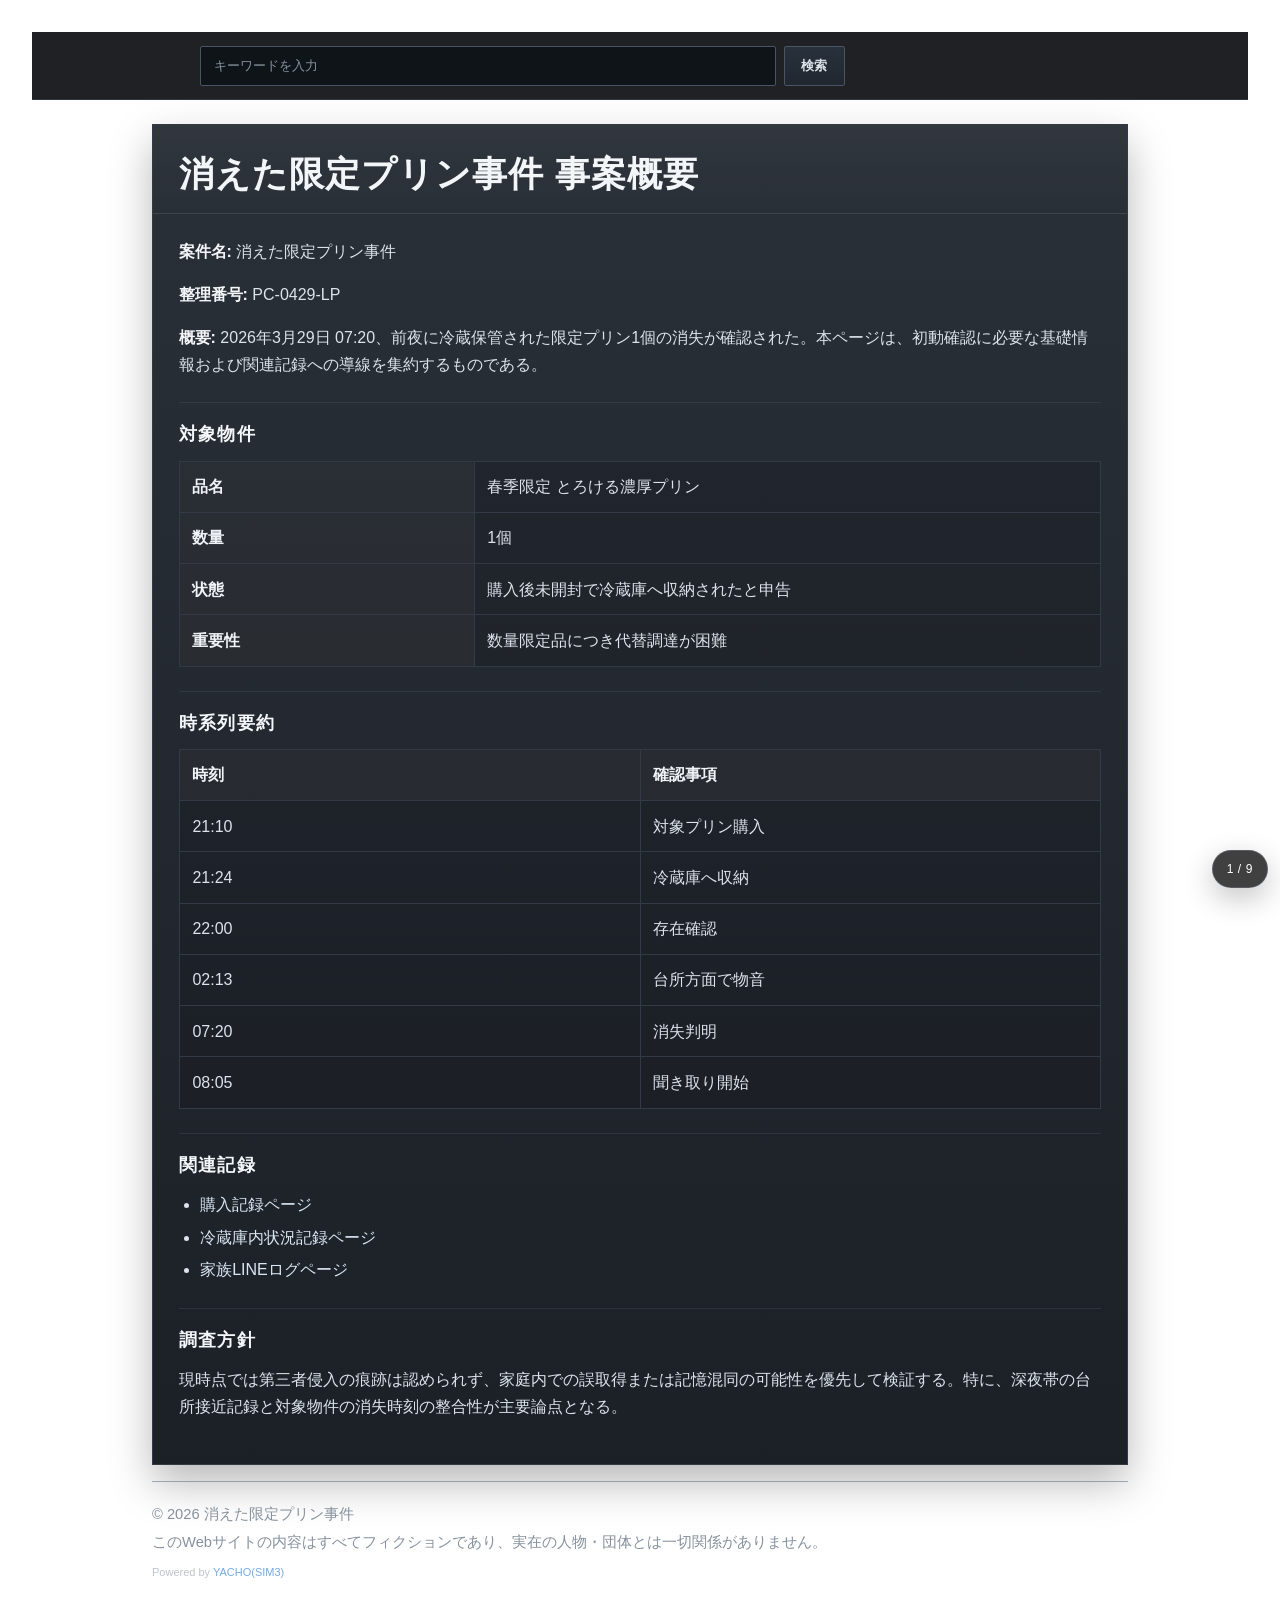
<file: index.html>
<!doctype html>
<html lang="ja">
<head>
  <meta charset="utf-8">
  <title>消えた限定プリン事件 事案概要</title>
  <meta name="viewport" content="width=device-width, initial-scale=1">
  <link rel="stylesheet" href="assets/css/style.css">
  <link rel="stylesheet" href="assets/css/search-modal.css">
  <link rel="stylesheet" href="assets/css/page-counter.css">
  <link rel="stylesheet" href="assets/css/search-bar.css">
<link rel="stylesheet" href="assets/css/default.css">
<meta name="generator" content="simple-item-master-three">
</head>
<body>
  <nav class="top-nav">
    <div class="top-nav__search">
      <label class="visually-hidden" for="searchInput">検索</label>
      <input id="searchInput" placeholder="キーワードを入力">
      <button id="searchBtn" type="button">検索</button>
    </div>
  </nav>
  <div class="site-container">
    <main class="content">
      <article class="article">
        <header class="article-header">
          <h1 class="article-title">消えた限定プリン事件 事案概要</h1>
        </header>
        <div class="article-body">
          <section>
            <p><strong>案件名:</strong> 消えた限定プリン事件</p>
            <p><strong>整理番号:</strong> PC-0429-LP</p>
            <p><strong>概要:</strong> 2026年3月29日 07:20、前夜に冷蔵保管された限定プリン1個の消失が確認された。本ページは、初動確認に必要な基礎情報および関連記録への導線を集約するものである。</p>
          </section>

          <section>
            <h2>対象物件</h2>
            <table>
              <tbody>
                <tr>
                  <th scope="row">品名</th>
                  <td>春季限定 とろける濃厚プリン</td>
                </tr>
                <tr>
                  <th scope="row">数量</th>
                  <td>1個</td>
                </tr>
                <tr>
                  <th scope="row">状態</th>
                  <td>購入後未開封で冷蔵庫へ収納されたと申告</td>
                </tr>
                <tr>
                  <th scope="row">重要性</th>
                  <td>数量限定品につき代替調達が困難</td>
                </tr>
              </tbody>
            </table>
          </section>

          <section>
            <h2>時系列要約</h2>
            <table>
              <thead>
                <tr>
                  <th>時刻</th>
                  <th>確認事項</th>
                </tr>
              </thead>
              <tbody>
                <tr>
                  <td>21:10</td>
                  <td>対象プリン購入</td>
                </tr>
                <tr>
                  <td>21:24</td>
                  <td>冷蔵庫へ収納</td>
                </tr>
                <tr>
                  <td>22:00</td>
                  <td>存在確認</td>
                </tr>
                <tr>
                  <td>02:13</td>
                  <td>台所方面で物音</td>
                </tr>
                <tr>
                  <td>07:20</td>
                  <td>消失判明</td>
                </tr>
                <tr>
                  <td>08:05</td>
                  <td>聞き取り開始</td>
                </tr>
              </tbody>
            </table>
          </section>

          <section>
            <h2>関連記録</h2>
            <ul>
              <li><a href="contents/purchase-record.html">購入記録ページ</a></li>
              <li><a href="contents/fridge-log.html">冷蔵庫内状況記録ページ</a></li>
              <li><a href="contents/family-line-log.html">家族LINEログページ</a></li>
            </ul>
          </section>

          <section>
            <h2>調査方針</h2>
            <p>現時点では第三者侵入の痕跡は認められず、家庭内での誤取得または記憶混同の可能性を優先して検証する。特に、深夜帯の台所接近記録と対象物件の消失時刻の整合性が主要論点となる。</p>
            <div class="case-action" id="suspectAction" hidden>
              <button type="button" class="case-action__button" id="suspectTrigger" aria-haspopup="dialog" aria-controls="suspectModal">犯人は誰？</button>
            </div>
          </section>
        </div>
      </article>
    </main>
    <footer class="site-footer">
      <p>&copy; 2026 消えた限定プリン事件</p>
      <p>このWebサイトの内容はすべてフィクションであり、実在の人物・団体とは一切関係がありません。</p>
    
      <p class="yacho-powered-by" style="margin-top:8px;font-size:11px;opacity:.55;">Powered by <a href="https://sim3.net/yacho/" target="_blank" rel="noopener">YACHO(SIM3)</a></p>
    </footer>
  </div>

<div id="page-counter" class="page-counter">
  <span id="page-current"></span>
  <span class="sep"> / </span>
  <span id="page-total"></span>
</div>

<div class="case-modal hidden" id="suspectModal" aria-hidden="true">
  <div class="case-modal__overlay" data-close-modal="true"></div>
  <div class="case-modal__content" role="dialog" aria-modal="true" aria-labelledby="suspectModalTitle">
    <h2 id="suspectModalTitle">犯人を特定してください</h2>
    <p>関連記録を参照し、最も可能性の高い人物を選択してください。</p>
    <form class="case-modal__choices" id="suspectForm">
      <label class="case-modal__choice">
        <input type="radio" name="suspect" value="mother">
        <span>母</span>
      </label>
      <label class="case-modal__choice">
        <input type="radio" name="suspect" value="father">
        <span>父</span>
      </label>
      <label class="case-modal__choice">
        <input type="radio" name="suspect" value="brother">
        <span>兄</span>
      </label>
      <label class="case-modal__choice">
        <input type="radio" name="suspect" value="daughter">
        <span>私</span>
      </label>
      <div class="case-modal__actions">
        <button type="submit" class="case-action__button">判定する</button>
        <button type="button" class="case-modal__secondary" data-close-modal="true">閉じる</button>
      </div>
    </form>
  </div>
</div>

<script>window.YACHO_BASE = "./"; window.YACHO_PROVIDER_MODE = "json";</script>
<script type="module" src="./assets/js/core/index.js"></script>
<script type="module" src="./assets/js/page-progress.js"></script>
<script type="module" src="./assets/js/case-suspect.js"></script>
</body>
</html>
</file>
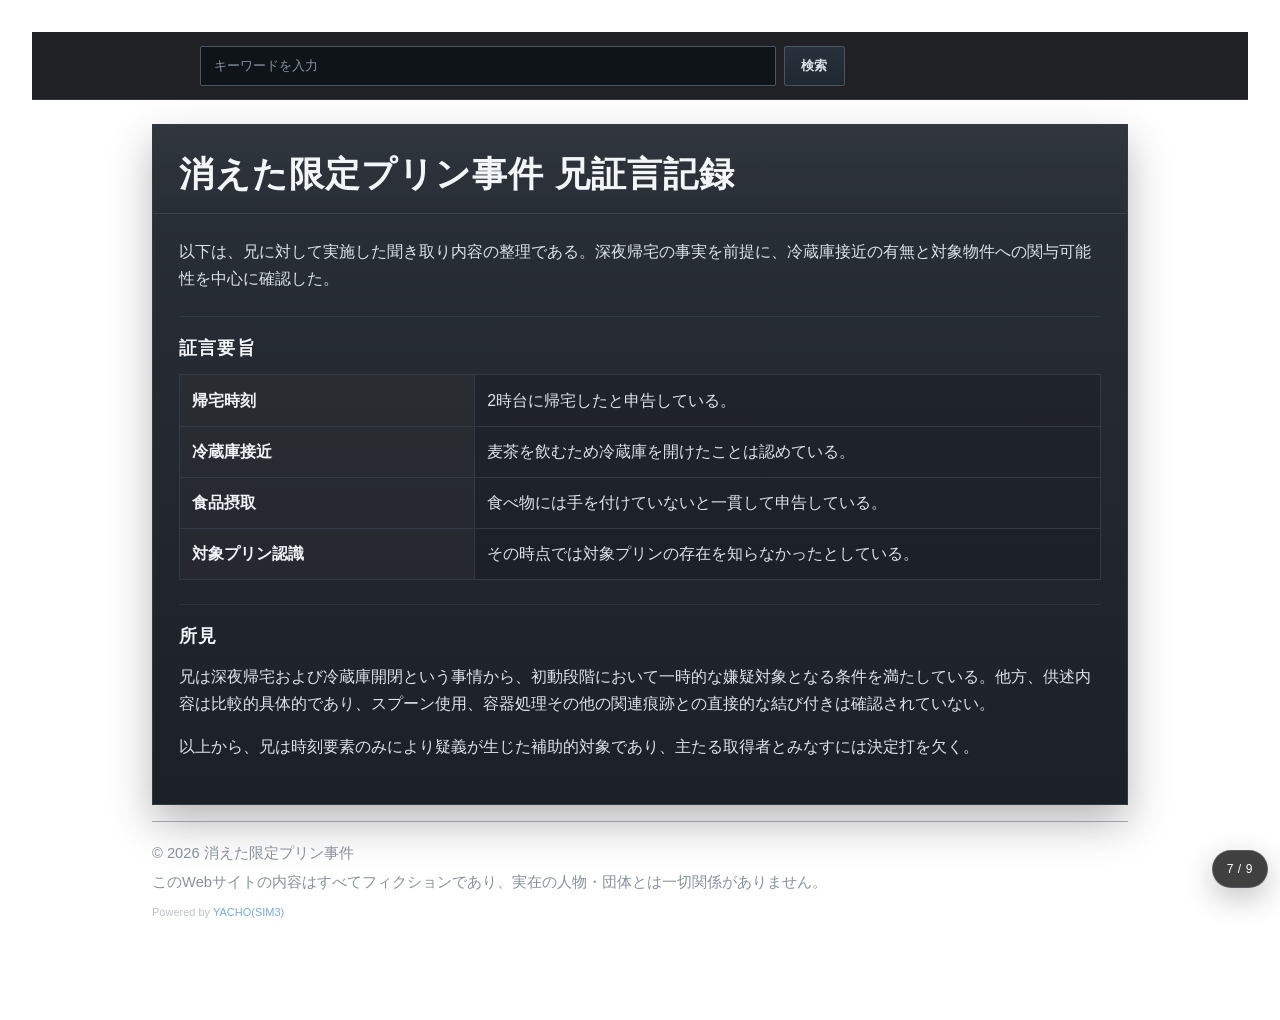
<file: contents/brother-statement.html>
<!doctype html>
<html lang="ja">
<head>
  <meta charset="utf-8">
  <title>消えた限定プリン事件 兄証言記録</title>
  <meta name="viewport" content="width=device-width, initial-scale=1">
  <link rel="stylesheet" href="../assets/css/style.css">
  <link rel="stylesheet" href="../assets/css/search-modal.css">
  <link rel="stylesheet" href="../assets/css/page-counter.css">
  <link rel="stylesheet" href="../assets/css/search-bar.css">
<link rel="stylesheet" href="../assets/css/default.css">
<meta name="generator" content="simple-item-master-three">
</head>
<body>
  <nav class="top-nav"><div class="top-nav__search"><label class="visually-hidden" for="searchInput">検索</label><input id="searchInput" placeholder="キーワードを入力"><button id="searchBtn" type="button">検索</button></div></nav>
  <div class="site-container"><main class="content"><article class="article"><header class="article-header"><h1 class="article-title">消えた限定プリン事件 兄証言記録</h1></header><div class="article-body">
<section><p>以下は、兄に対して実施した聞き取り内容の整理である。深夜帰宅の事実を前提に、冷蔵庫接近の有無と対象物件への関与可能性を中心に確認した。</p></section>
<section><h2>証言要旨</h2><table><tbody>
<tr><th scope="row">帰宅時刻</th><td>2時台に帰宅したと申告している。</td></tr>
<tr><th scope="row">冷蔵庫接近</th><td>麦茶を飲むため冷蔵庫を開けたことは認めている。</td></tr>
<tr><th scope="row">食品摂取</th><td>食べ物には手を付けていないと一貫して申告している。</td></tr>
<tr><th scope="row">対象プリン認識</th><td>その時点では対象プリンの存在を知らなかったとしている。</td></tr>
</tbody></table></section>
<section><h2>所見</h2><p>兄は深夜帰宅および冷蔵庫開閉という事情から、初動段階において一時的な嫌疑対象となる条件を満たしている。他方、供述内容は比較的具体的であり、スプーン使用、容器処理その他の関連痕跡との直接的な結び付きは確認されていない。</p><p>以上から、兄は時刻要素のみにより疑義が生じた補助的対象であり、主たる取得者とみなすには決定打を欠く。</p></section>
  </div></article></main><footer class="site-footer"><p>&copy; 2026 消えた限定プリン事件</p><p>このWebサイトの内容はすべてフィクションであり、実在の人物・団体とは一切関係がありません。</p>
      <p class="yacho-powered-by" style="margin-top:8px;font-size:11px;opacity:.55;">Powered by <a href="https://sim3.net/yacho/" target="_blank" rel="noopener">YACHO(SIM3)</a></p>
    </footer></div>
<div id="page-counter" class="page-counter"><span id="page-current"></span><span class="sep"> / </span><span id="page-total"></span></div>
<script>window.YACHO_BASE = "../"; window.YACHO_PROVIDER_MODE = "json";</script>
<script type="module" src="../assets/js/core/index.js"></script>
<script type="module" src="../assets/js/page-progress.js"></script>
</body>
</html>
</file>
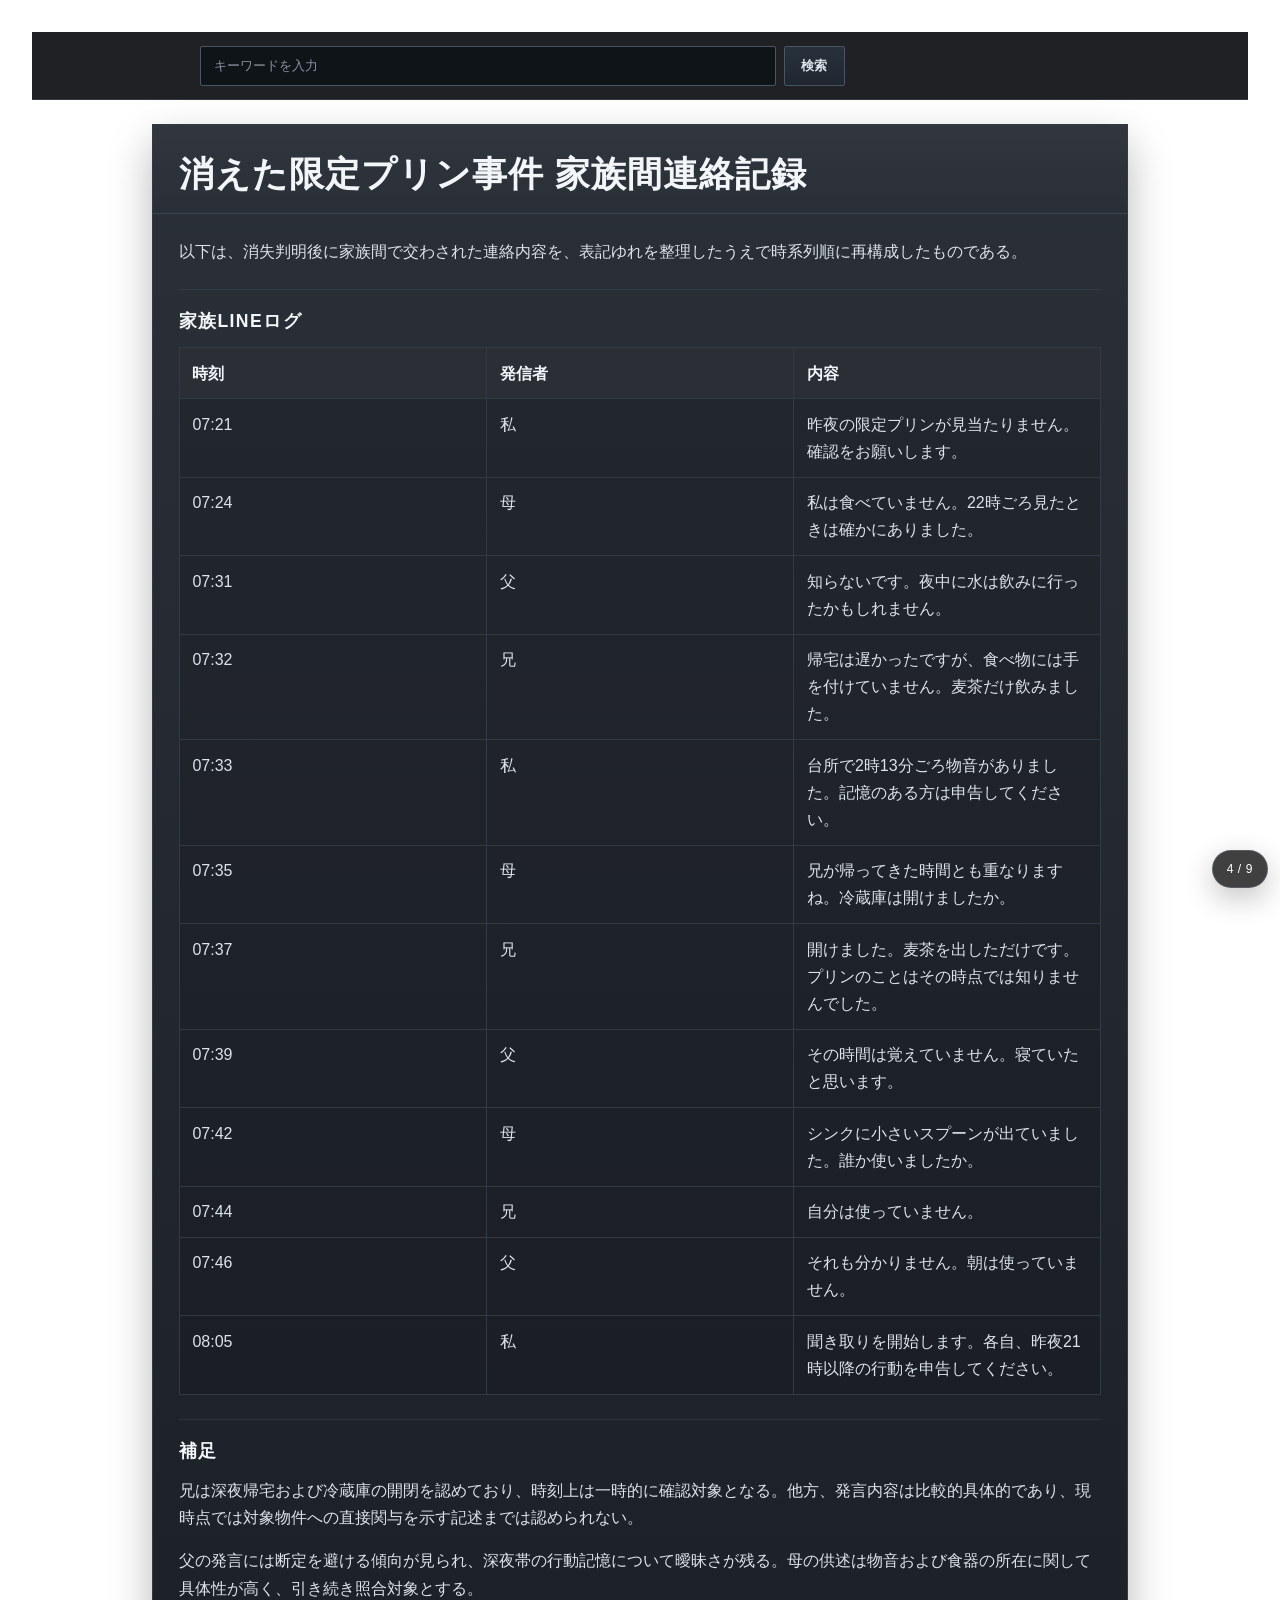
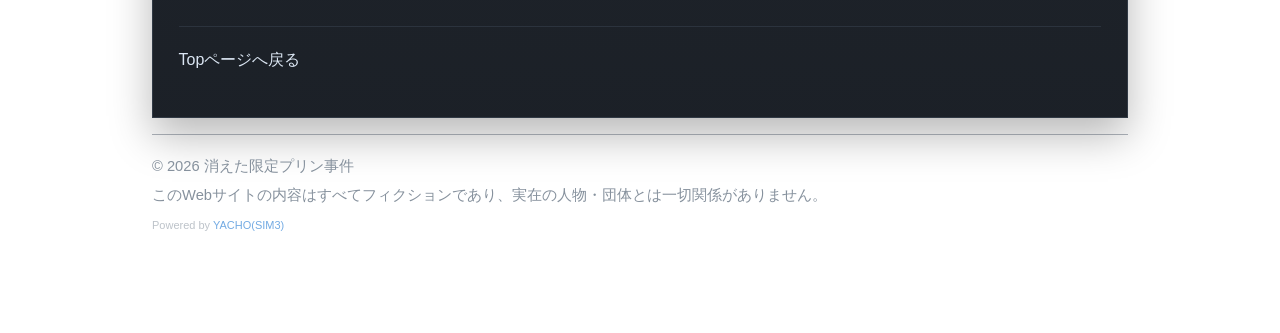
<file: contents/family-line-log.html>
<!doctype html>
<html lang="ja">
<head>
  <meta charset="utf-8">
  <title>消えた限定プリン事件 家族間連絡記録</title>
  <meta name="viewport" content="width=device-width, initial-scale=1">
  <link rel="stylesheet" href="../assets/css/style.css">
  <link rel="stylesheet" href="../assets/css/search-modal.css">
  <link rel="stylesheet" href="../assets/css/page-counter.css">
  <link rel="stylesheet" href="../assets/css/search-bar.css">
<link rel="stylesheet" href="../assets/css/default.css">
<meta name="generator" content="simple-item-master-three">
</head>
<body>
  <nav class="top-nav"><div class="top-nav__search"><label class="visually-hidden" for="searchInput">検索</label><input id="searchInput" placeholder="キーワードを入力"><button id="searchBtn" type="button">検索</button></div></nav>
  <div class="site-container"><main class="content"><article class="article"><header class="article-header"><h1 class="article-title">消えた限定プリン事件 家族間連絡記録</h1></header><div class="article-body">
<section><p>以下は、消失判明後に家族間で交わされた連絡内容を、表記ゆれを整理したうえで時系列順に再構成したものである。</p></section>
<section><h2>家族LINEログ</h2><table><thead><tr><th>時刻</th><th>発信者</th><th>内容</th></tr></thead><tbody>
<tr><td>07:21</td><td>私</td><td>昨夜の限定プリンが見当たりません。確認をお願いします。</td></tr>
<tr><td>07:24</td><td>母</td><td>私は食べていません。22時ごろ見たときは確かにありました。</td></tr>
<tr><td>07:31</td><td>父</td><td>知らないです。夜中に水は飲みに行ったかもしれません。</td></tr>
<tr><td>07:32</td><td>兄</td><td>帰宅は遅かったですが、食べ物には手を付けていません。麦茶だけ飲みました。</td></tr>
<tr><td>07:33</td><td>私</td><td>台所で2時13分ごろ物音がありました。記憶のある方は申告してください。</td></tr>
<tr><td>07:35</td><td>母</td><td>兄が帰ってきた時間とも重なりますね。冷蔵庫は開けましたか。</td></tr>
<tr><td>07:37</td><td>兄</td><td>開けました。麦茶を出しただけです。プリンのことはその時点では知りませんでした。</td></tr>
<tr><td>07:39</td><td>父</td><td>その時間は覚えていません。寝ていたと思います。</td></tr>
<tr><td>07:42</td><td>母</td><td>シンクに小さいスプーンが出ていました。誰か使いましたか。</td></tr>
<tr><td>07:44</td><td>兄</td><td>自分は使っていません。</td></tr>
<tr><td>07:46</td><td>父</td><td>それも分かりません。朝は使っていません。</td></tr>
<tr><td>08:05</td><td>私</td><td>聞き取りを開始します。各自、昨夜21時以降の行動を申告してください。</td></tr>
</tbody></table></section>
<section><h2>補足</h2><p>兄は深夜帰宅および冷蔵庫の開閉を認めており、時刻上は一時的に確認対象となる。他方、発言内容は比較的具体的であり、現時点では対象物件への直接関与を示す記述までは認められない。</p><p>父の発言には断定を避ける傾向が見られ、深夜帯の行動記憶について曖昧さが残る。母の供述は物音および食器の所在に関して具体性が高く、引き続き照合対象とする。</p></section>
<section><p><a href="../index.html">Topページへ戻る</a></p></section>
  </div></article></main><footer class="site-footer"><p>&copy; 2026 消えた限定プリン事件</p><p>このWebサイトの内容はすべてフィクションであり、実在の人物・団体とは一切関係がありません。</p>
      <p class="yacho-powered-by" style="margin-top:8px;font-size:11px;opacity:.55;">Powered by <a href="https://sim3.net/yacho/" target="_blank" rel="noopener">YACHO(SIM3)</a></p>
    </footer></div>
<div id="page-counter" class="page-counter"><span id="page-current"></span><span class="sep"> / </span><span id="page-total"></span></div>
<script>window.YACHO_BASE = "../"; window.YACHO_PROVIDER_MODE = "json";</script>
<script type="module" src="../assets/js/core/index.js"></script>
<script type="module" src="../assets/js/page-progress.js"></script>
</body>
</html>
</file>
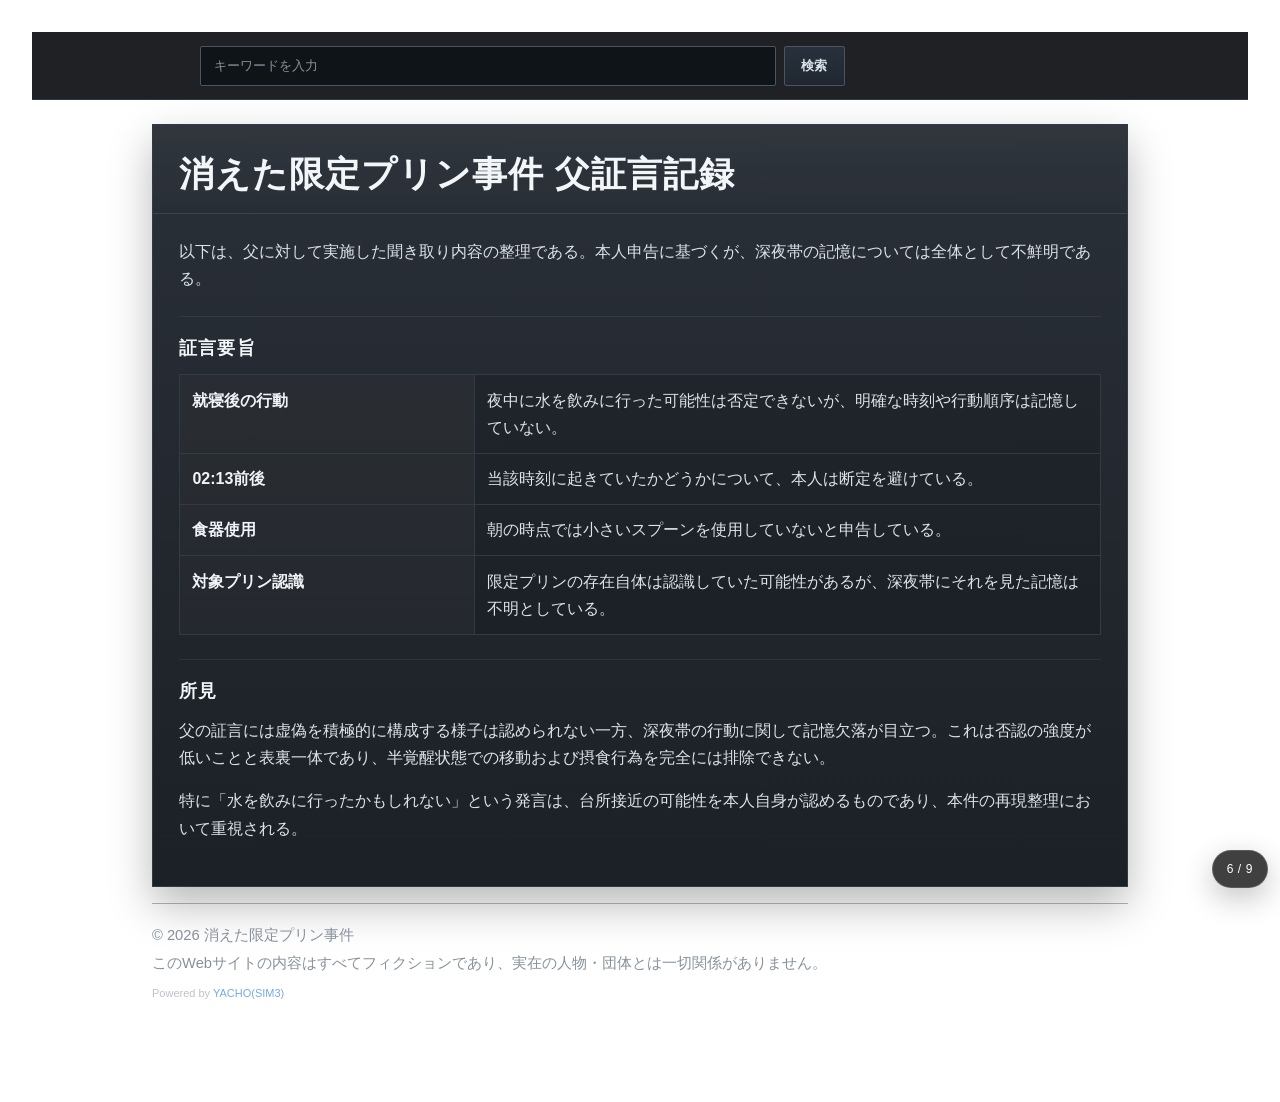
<file: contents/father-statement.html>
<!doctype html>
<html lang="ja">
<head>
  <meta charset="utf-8">
  <title>消えた限定プリン事件 父証言記録</title>
  <meta name="viewport" content="width=device-width, initial-scale=1">
  <link rel="stylesheet" href="../assets/css/style.css">
  <link rel="stylesheet" href="../assets/css/search-modal.css">
  <link rel="stylesheet" href="../assets/css/page-counter.css">
  <link rel="stylesheet" href="../assets/css/search-bar.css">
<link rel="stylesheet" href="../assets/css/default.css">
<meta name="generator" content="simple-item-master-three">
</head>
<body>
  <nav class="top-nav"><div class="top-nav__search"><label class="visually-hidden" for="searchInput">検索</label><input id="searchInput" placeholder="キーワードを入力"><button id="searchBtn" type="button">検索</button></div></nav>
  <div class="site-container"><main class="content"><article class="article"><header class="article-header"><h1 class="article-title">消えた限定プリン事件 父証言記録</h1></header><div class="article-body">
<section><p>以下は、父に対して実施した聞き取り内容の整理である。本人申告に基づくが、深夜帯の記憶については全体として不鮮明である。</p></section>
<section><h2>証言要旨</h2><table><tbody>
<tr><th scope="row">就寝後の行動</th><td>夜中に水を飲みに行った可能性は否定できないが、明確な時刻や行動順序は記憶していない。</td></tr>
<tr><th scope="row">02:13前後</th><td>当該時刻に起きていたかどうかについて、本人は断定を避けている。</td></tr>
<tr><th scope="row">食器使用</th><td>朝の時点では小さいスプーンを使用していないと申告している。</td></tr>
<tr><th scope="row">対象プリン認識</th><td>限定プリンの存在自体は認識していた可能性があるが、深夜帯にそれを見た記憶は不明としている。</td></tr>
</tbody></table></section>
<section><h2>所見</h2><p>父の証言には虚偽を積極的に構成する様子は認められない一方、深夜帯の行動に関して記憶欠落が目立つ。これは否認の強度が低いことと表裏一体であり、半覚醒状態での移動および摂食行為を完全には排除できない。</p><p>特に「水を飲みに行ったかもしれない」という発言は、台所接近の可能性を本人自身が認めるものであり、本件の再現整理において重視される。</p></section>
  </div></article></main><footer class="site-footer"><p>&copy; 2026 消えた限定プリン事件</p><p>このWebサイトの内容はすべてフィクションであり、実在の人物・団体とは一切関係がありません。</p>
      <p class="yacho-powered-by" style="margin-top:8px;font-size:11px;opacity:.55;">Powered by <a href="https://sim3.net/yacho/" target="_blank" rel="noopener">YACHO(SIM3)</a></p>
    </footer></div>
<div id="page-counter" class="page-counter"><span id="page-current"></span><span class="sep"> / </span><span id="page-total"></span></div>
<script>window.YACHO_BASE = "../"; window.YACHO_PROVIDER_MODE = "json";</script>
<script type="module" src="../assets/js/core/index.js"></script>
<script type="module" src="../assets/js/page-progress.js"></script>
</body>
</html>
</file>
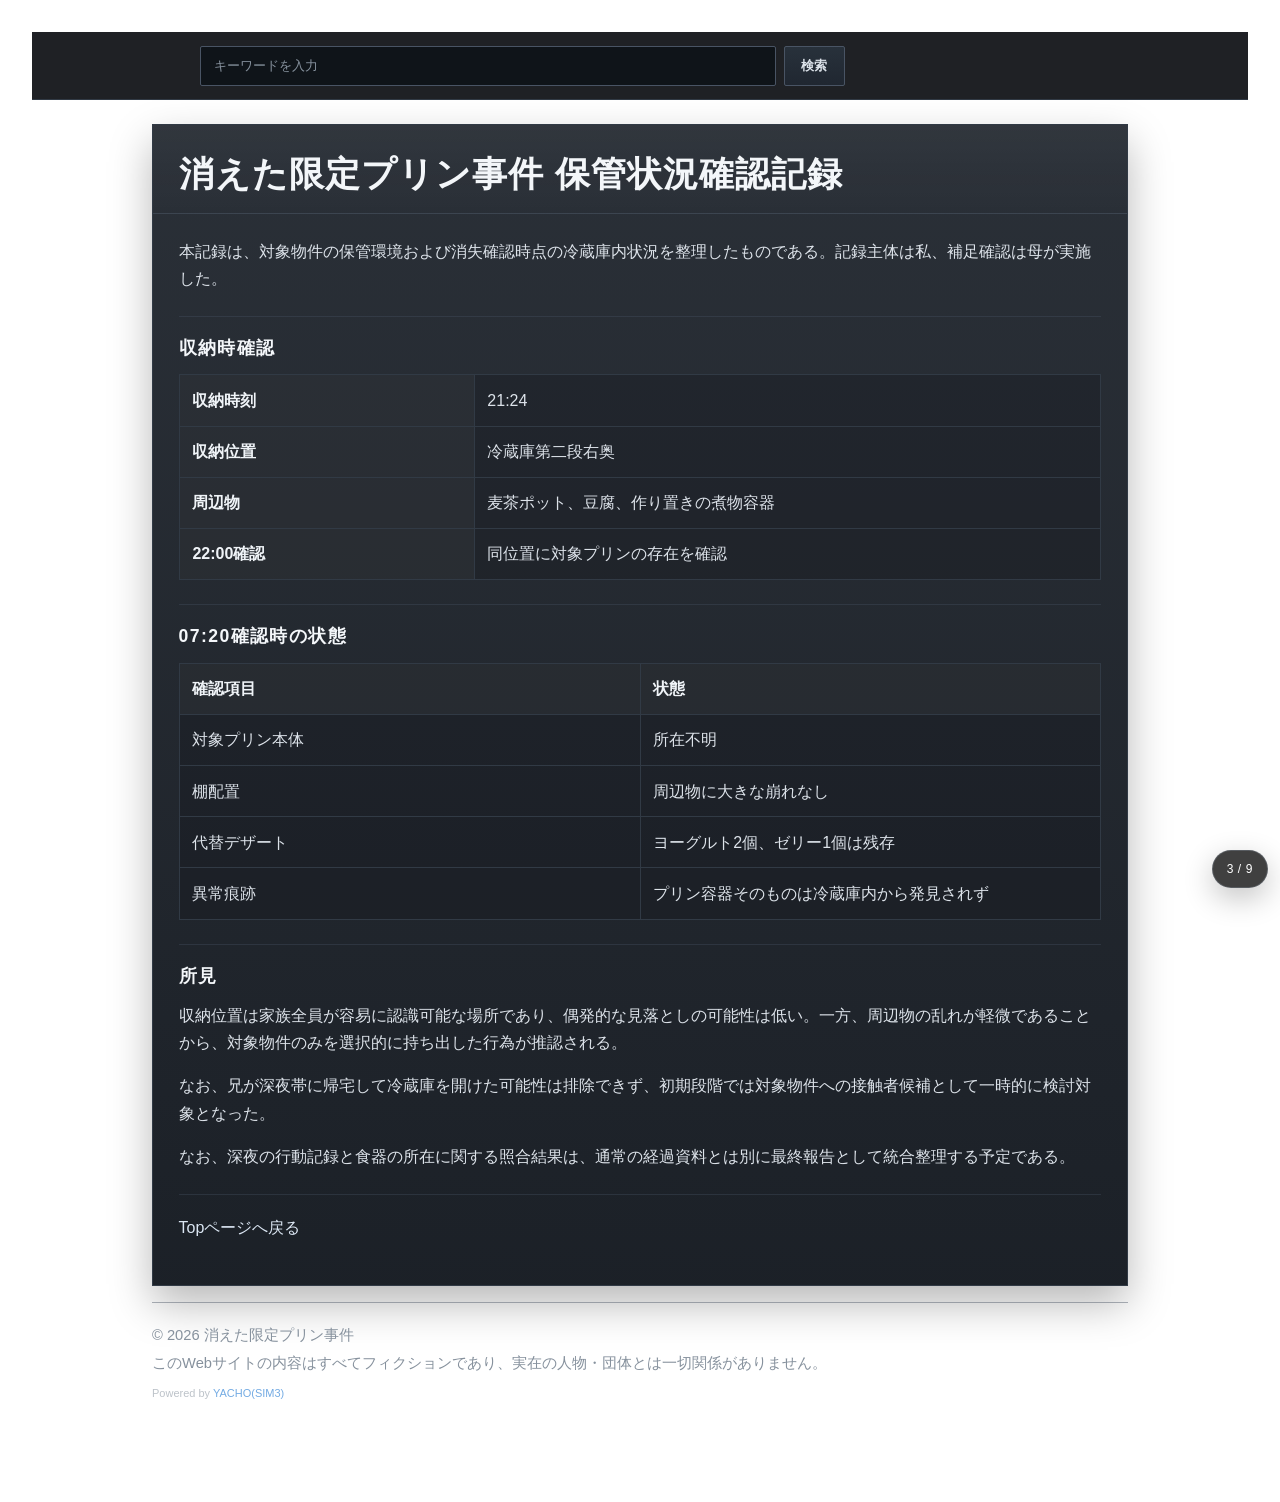
<file: contents/fridge-log.html>
<!doctype html>
<html lang="ja">
<head>
  <meta charset="utf-8">
  <title>消えた限定プリン事件 保管状況確認記録</title>
  <meta name="viewport" content="width=device-width, initial-scale=1">
  <link rel="stylesheet" href="../assets/css/style.css">
  <link rel="stylesheet" href="../assets/css/search-modal.css">
  <link rel="stylesheet" href="../assets/css/page-counter.css">
  <link rel="stylesheet" href="../assets/css/search-bar.css">
<link rel="stylesheet" href="../assets/css/default.css">
<meta name="generator" content="simple-item-master-three">
</head>
<body>
  <nav class="top-nav"><div class="top-nav__search"><label class="visually-hidden" for="searchInput">検索</label><input id="searchInput" placeholder="キーワードを入力"><button id="searchBtn" type="button">検索</button></div></nav>
  <div class="site-container"><main class="content"><article class="article"><header class="article-header"><h1 class="article-title">消えた限定プリン事件 保管状況確認記録</h1></header><div class="article-body">
<section><p>本記録は、対象物件の保管環境および消失確認時点の冷蔵庫内状況を整理したものである。記録主体は私、補足確認は母が実施した。</p></section>
<section><h2>収納時確認</h2><table><tbody>
<tr><th scope="row">収納時刻</th><td>21:24</td></tr>
<tr><th scope="row">収納位置</th><td>冷蔵庫第二段右奥</td></tr>
<tr><th scope="row">周辺物</th><td>麦茶ポット、豆腐、作り置きの煮物容器</td></tr>
<tr><th scope="row">22:00確認</th><td>同位置に対象プリンの存在を確認</td></tr>
</tbody></table></section>
<section><h2>07:20確認時の状態</h2><table><thead><tr><th>確認項目</th><th>状態</th></tr></thead><tbody>
<tr><td>対象プリン本体</td><td>所在不明</td></tr>
<tr><td>棚配置</td><td>周辺物に大きな崩れなし</td></tr>
<tr><td>代替デザート</td><td>ヨーグルト2個、ゼリー1個は残存</td></tr>
<tr><td>異常痕跡</td><td>プリン容器そのものは冷蔵庫内から発見されず</td></tr>
</tbody></table></section>
<section><h2>所見</h2><p>収納位置は家族全員が容易に認識可能な場所であり、偶発的な見落としの可能性は低い。一方、周辺物の乱れが軽微であることから、対象物件のみを選択的に持ち出した行為が推認される。</p><p>なお、兄が深夜帯に帰宅して冷蔵庫を開けた可能性は排除できず、初期段階では対象物件への接触者候補として一時的に検討対象となった。</p><p>なお、深夜の行動記録と食器の所在に関する照合結果は、通常の経過資料とは別に最終報告として統合整理する予定である。</p></section>
<section><p><a href="../index.html">Topページへ戻る</a></p></section>
  </div></article></main><footer class="site-footer"><p>&copy; 2026 消えた限定プリン事件</p><p>このWebサイトの内容はすべてフィクションであり、実在の人物・団体とは一切関係がありません。</p>
      <p class="yacho-powered-by" style="margin-top:8px;font-size:11px;opacity:.55;">Powered by <a href="https://sim3.net/yacho/" target="_blank" rel="noopener">YACHO(SIM3)</a></p>
    </footer></div>
<div id="page-counter" class="page-counter"><span id="page-current"></span><span class="sep"> / </span><span id="page-total"></span></div>
<script>window.YACHO_BASE = "../"; window.YACHO_PROVIDER_MODE = "json";</script>
<script type="module" src="../assets/js/core/index.js"></script>
<script type="module" src="../assets/js/page-progress.js"></script>
</body>
</html>
</file>
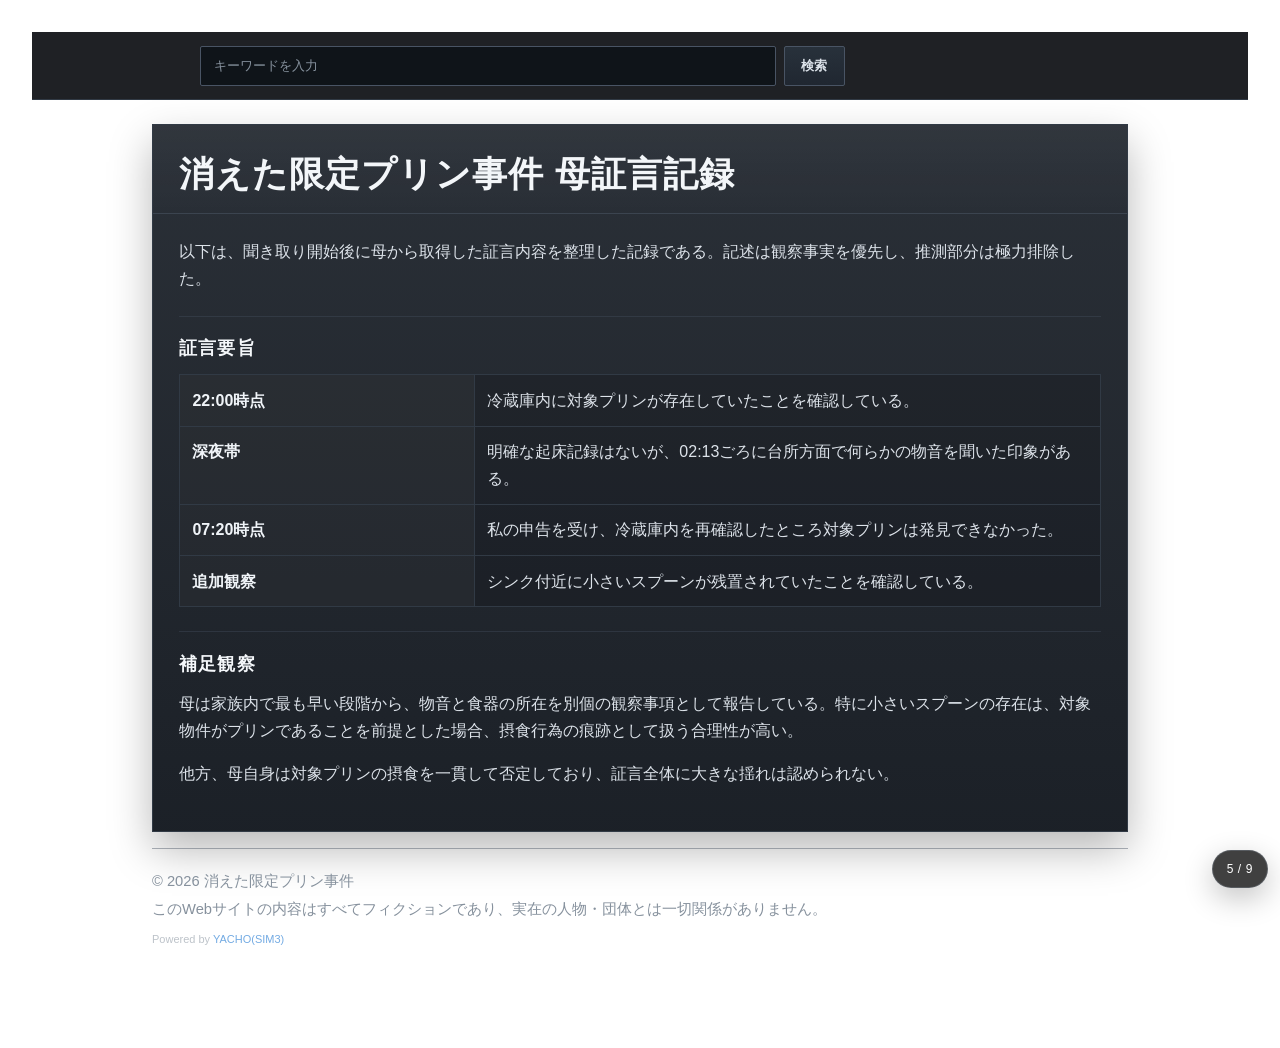
<file: contents/mother-statement.html>
<!doctype html>
<html lang="ja">
<head>
  <meta charset="utf-8">
  <title>消えた限定プリン事件 母証言記録</title>
  <meta name="viewport" content="width=device-width, initial-scale=1">
  <link rel="stylesheet" href="../assets/css/style.css">
  <link rel="stylesheet" href="../assets/css/search-modal.css">
  <link rel="stylesheet" href="../assets/css/page-counter.css">
  <link rel="stylesheet" href="../assets/css/search-bar.css">
<link rel="stylesheet" href="../assets/css/default.css">
<meta name="generator" content="simple-item-master-three">
</head>
<body>
  <nav class="top-nav"><div class="top-nav__search"><label class="visually-hidden" for="searchInput">検索</label><input id="searchInput" placeholder="キーワードを入力"><button id="searchBtn" type="button">検索</button></div></nav>
  <div class="site-container"><main class="content"><article class="article"><header class="article-header"><h1 class="article-title">消えた限定プリン事件 母証言記録</h1></header><div class="article-body">
<section><p>以下は、聞き取り開始後に母から取得した証言内容を整理した記録である。記述は観察事実を優先し、推測部分は極力排除した。</p></section>
<section><h2>証言要旨</h2><table><tbody>
<tr><th scope="row">22:00時点</th><td>冷蔵庫内に対象プリンが存在していたことを確認している。</td></tr>
<tr><th scope="row">深夜帯</th><td>明確な起床記録はないが、02:13ごろに台所方面で何らかの物音を聞いた印象がある。</td></tr>
<tr><th scope="row">07:20時点</th><td>私の申告を受け、冷蔵庫内を再確認したところ対象プリンは発見できなかった。</td></tr>
<tr><th scope="row">追加観察</th><td>シンク付近に小さいスプーンが残置されていたことを確認している。</td></tr>
</tbody></table></section>
<section><h2>補足観察</h2><p>母は家族内で最も早い段階から、物音と食器の所在を別個の観察事項として報告している。特に小さいスプーンの存在は、対象物件がプリンであることを前提とした場合、摂食行為の痕跡として扱う合理性が高い。</p><p>他方、母自身は対象プリンの摂食を一貫して否定しており、証言全体に大きな揺れは認められない。</p></section>
  </div></article></main><footer class="site-footer"><p>&copy; 2026 消えた限定プリン事件</p><p>このWebサイトの内容はすべてフィクションであり、実在の人物・団体とは一切関係がありません。</p>
      <p class="yacho-powered-by" style="margin-top:8px;font-size:11px;opacity:.55;">Powered by <a href="https://sim3.net/yacho/" target="_blank" rel="noopener">YACHO(SIM3)</a></p>
    </footer></div>
<div id="page-counter" class="page-counter"><span id="page-current"></span><span class="sep"> / </span><span id="page-total"></span></div>
<script>window.YACHO_BASE = "../"; window.YACHO_PROVIDER_MODE = "json";</script>
<script type="module" src="../assets/js/core/index.js"></script>
<script type="module" src="../assets/js/page-progress.js"></script>
</body>
</html>
</file>
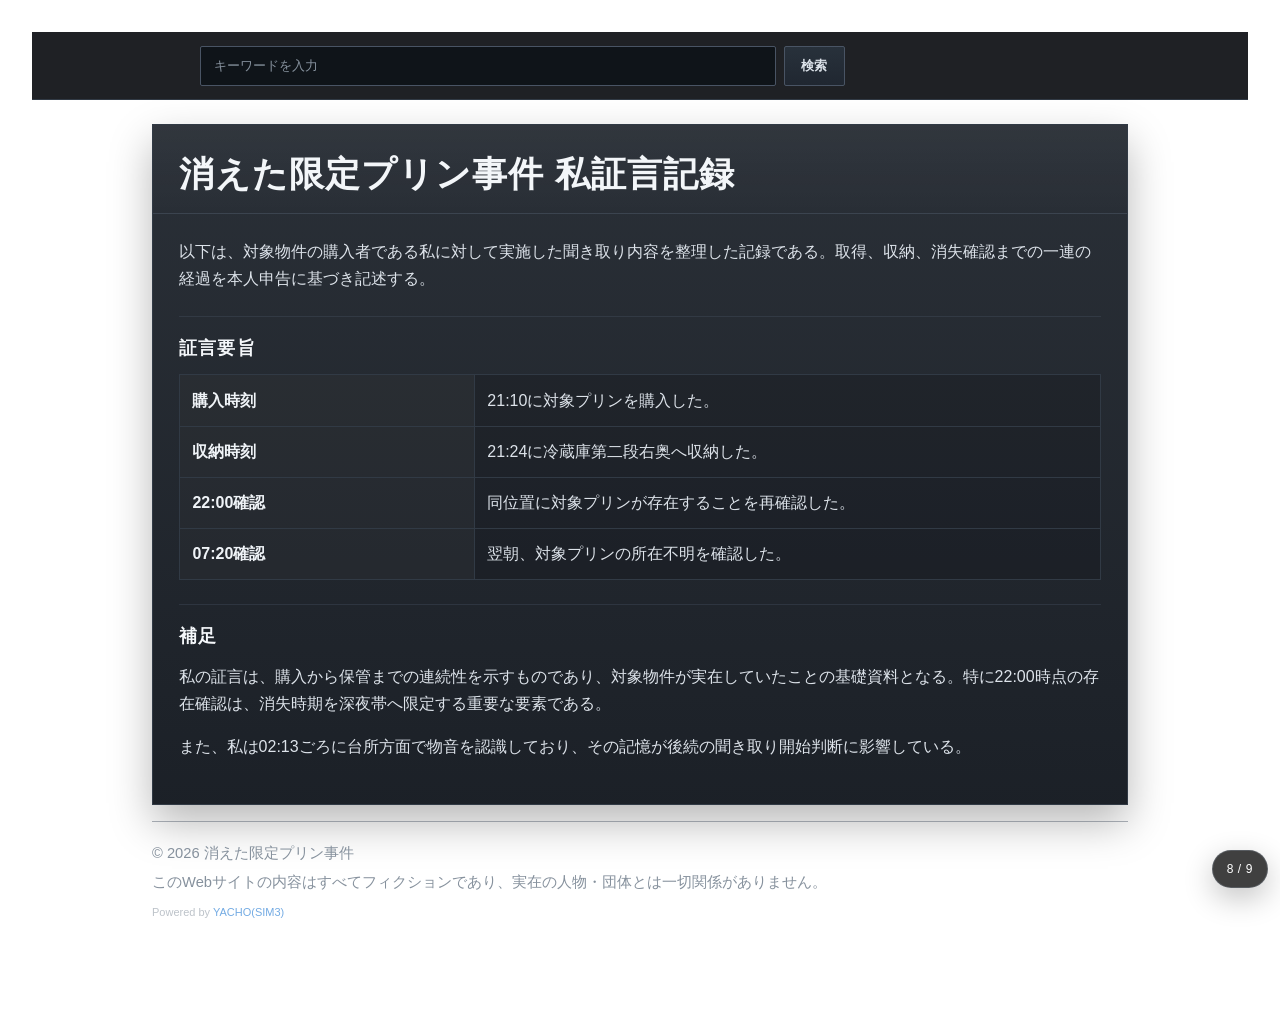
<file: contents/my-statement.html>
<!doctype html>
<html lang="ja">
<head>
  <meta charset="utf-8">
  <title>消えた限定プリン事件 私証言記録</title>
  <meta name="viewport" content="width=device-width, initial-scale=1">
  <link rel="stylesheet" href="../assets/css/style.css">
  <link rel="stylesheet" href="../assets/css/search-modal.css">
  <link rel="stylesheet" href="../assets/css/page-counter.css">
  <link rel="stylesheet" href="../assets/css/search-bar.css">
<link rel="stylesheet" href="../assets/css/default.css">
<meta name="generator" content="simple-item-master-three">
</head>
<body>
  <nav class="top-nav"><div class="top-nav__search"><label class="visually-hidden" for="searchInput">検索</label><input id="searchInput" placeholder="キーワードを入力"><button id="searchBtn" type="button">検索</button></div></nav>
  <div class="site-container"><main class="content"><article class="article"><header class="article-header"><h1 class="article-title">消えた限定プリン事件 私証言記録</h1></header><div class="article-body">
<section><p>以下は、対象物件の購入者である私に対して実施した聞き取り内容を整理した記録である。取得、収納、消失確認までの一連の経過を本人申告に基づき記述する。</p></section>
<section><h2>証言要旨</h2><table><tbody>
<tr><th scope="row">購入時刻</th><td>21:10に対象プリンを購入した。</td></tr>
<tr><th scope="row">収納時刻</th><td>21:24に冷蔵庫第二段右奥へ収納した。</td></tr>
<tr><th scope="row">22:00確認</th><td>同位置に対象プリンが存在することを再確認した。</td></tr>
<tr><th scope="row">07:20確認</th><td>翌朝、対象プリンの所在不明を確認した。</td></tr>
</tbody></table></section>
<section><h2>補足</h2><p>私の証言は、購入から保管までの連続性を示すものであり、対象物件が実在していたことの基礎資料となる。特に22:00時点の存在確認は、消失時期を深夜帯へ限定する重要な要素である。</p><p>また、私は02:13ごろに台所方面で物音を認識しており、その記憶が後続の聞き取り開始判断に影響している。</p></section>
  </div></article></main><footer class="site-footer"><p>&copy; 2026 消えた限定プリン事件</p><p>このWebサイトの内容はすべてフィクションであり、実在の人物・団体とは一切関係がありません。</p>
      <p class="yacho-powered-by" style="margin-top:8px;font-size:11px;opacity:.55;">Powered by <a href="https://sim3.net/yacho/" target="_blank" rel="noopener">YACHO(SIM3)</a></p>
    </footer></div>
<div id="page-counter" class="page-counter"><span id="page-current"></span><span class="sep"> / </span><span id="page-total"></span></div>
<script>window.YACHO_BASE = "../"; window.YACHO_PROVIDER_MODE = "json";</script>
<script type="module" src="../assets/js/core/index.js"></script>
<script type="module" src="../assets/js/page-progress.js"></script>
</body>
</html>
</file>
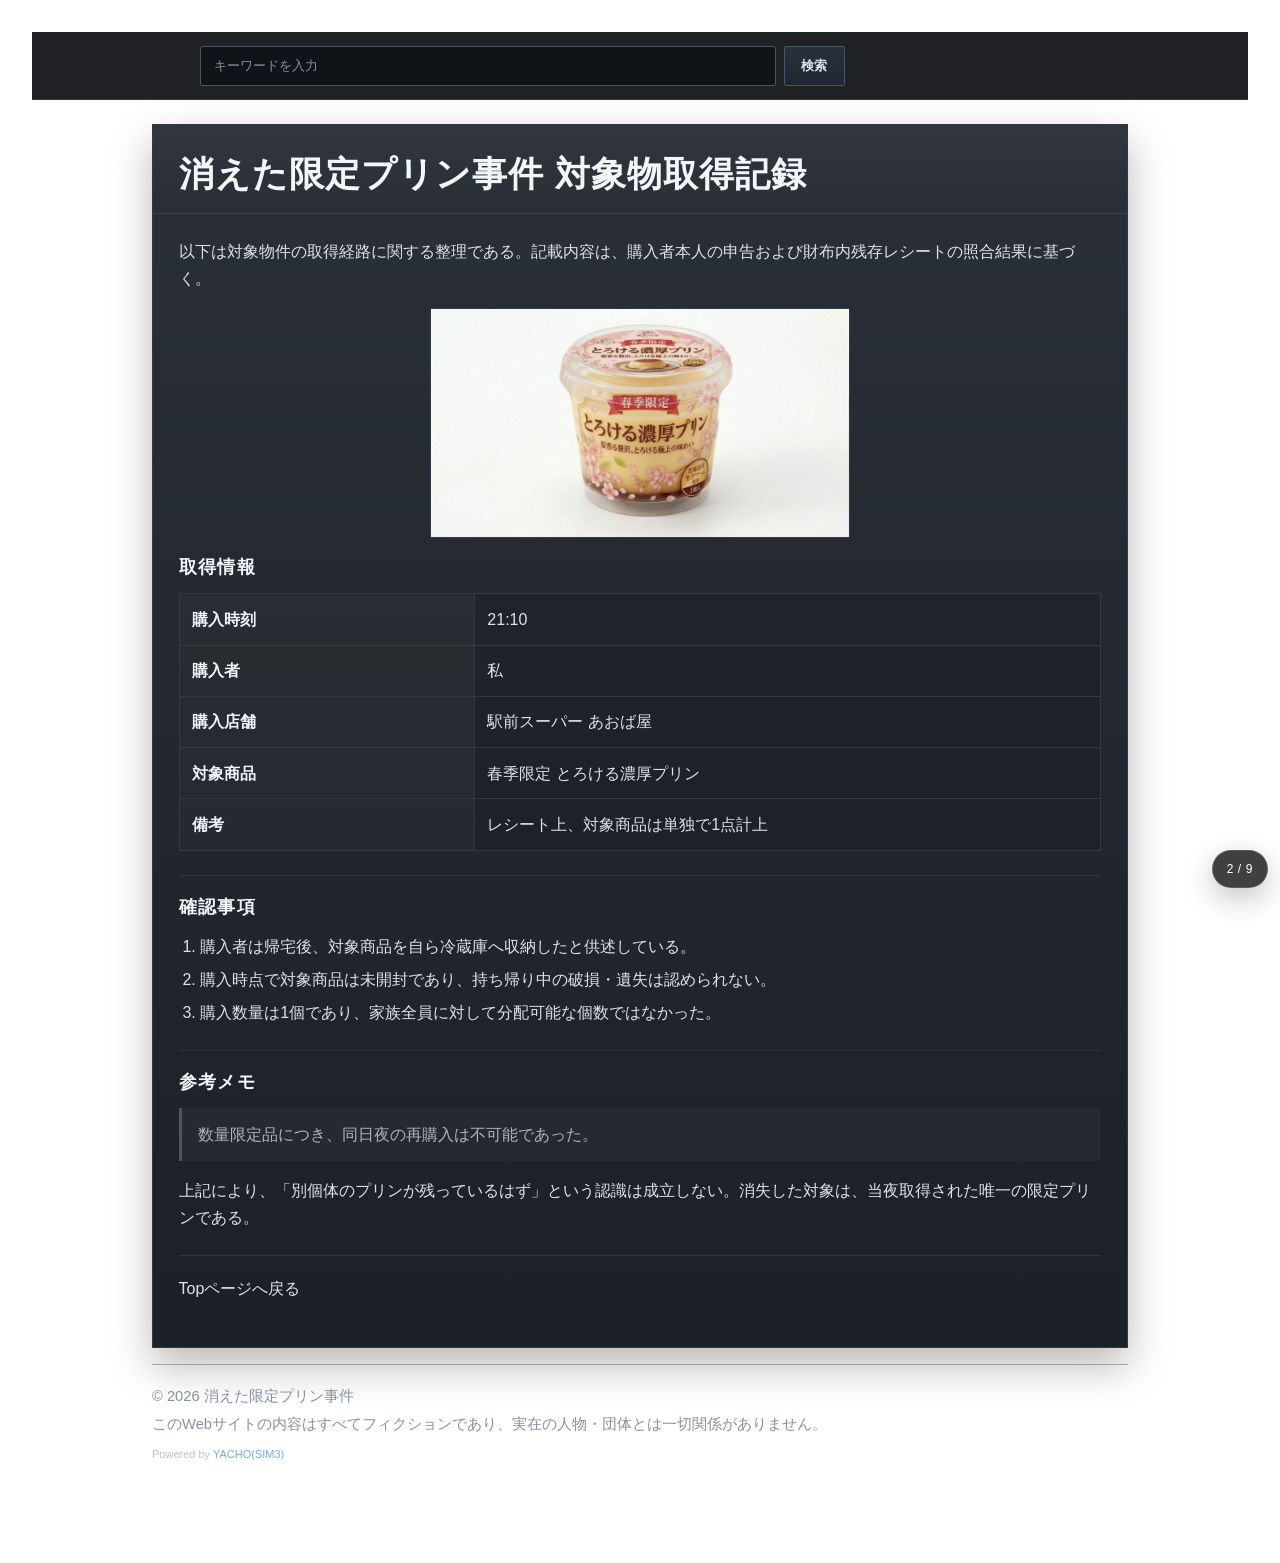
<file: contents/purchase-record.html>
<!doctype html>
<html lang="ja">
<head>
  <meta charset="utf-8">
  <title>消えた限定プリン事件 対象物取得記録</title>
  <meta name="viewport" content="width=device-width, initial-scale=1">
  <link rel="stylesheet" href="../assets/css/style.css">
  <link rel="stylesheet" href="../assets/css/search-modal.css">
  <link rel="stylesheet" href="../assets/css/page-counter.css">
  <link rel="stylesheet" href="../assets/css/search-bar.css">
<link rel="stylesheet" href="../assets/css/default.css">
<meta name="generator" content="simple-item-master-three">
</head>
<body>
  <nav class="top-nav"><div class="top-nav__search"><label class="visually-hidden" for="searchInput">検索</label><input id="searchInput" placeholder="キーワードを入力"><button id="searchBtn" type="button">検索</button></div></nav>
  <div class="site-container"><main class="content"><article class="article"><header class="article-header"><h1 class="article-title">消えた限定プリン事件 対象物取得記録</h1></header><div class="article-body">
<section>
  <p>以下は対象物件の取得経路に関する整理である。記載内容は、購入者本人の申告および財布内残存レシートの照合結果に基づく。</p>
</section>

<img src="../media/img/pudding.jpeg" alt="限定プリンの記録写真">

<section>
  <h2>取得情報</h2>
  <table>
    <tbody>
      <tr><th scope="row">購入時刻</th><td>21:10</td></tr>
      <tr><th scope="row">購入者</th><td>私</td></tr>
      <tr><th scope="row">購入店舗</th><td>駅前スーパー あおば屋</td></tr>
      <tr><th scope="row">対象商品</th><td>春季限定 とろける濃厚プリン</td></tr>
      <tr><th scope="row">備考</th><td>レシート上、対象商品は単独で1点計上</td></tr>
    </tbody>
  </table>
</section>

<section>
  <h2>確認事項</h2>
  <ol>
    <li>購入者は帰宅後、対象商品を自ら冷蔵庫へ収納したと供述している。</li>
    <li>購入時点で対象商品は未開封であり、持ち帰り中の破損・遺失は認められない。</li>
    <li>購入数量は1個であり、家族全員に対して分配可能な個数ではなかった。</li>
  </ol>
</section>

<section>
  <h2>参考メモ</h2>
  <blockquote>数量限定品につき、同日夜の再購入は不可能であった。</blockquote>
  <p>上記により、「別個体のプリンが残っているはず」という認識は成立しない。消失した対象は、当夜取得された唯一の限定プリンである。</p>
</section>

<section>
  <p><a href="../index.html">Topページへ戻る</a></p>
</section>
  </div></article></main><footer class="site-footer"><p>&copy; 2026 消えた限定プリン事件</p><p>このWebサイトの内容はすべてフィクションであり、実在の人物・団体とは一切関係がありません。</p>
      <p class="yacho-powered-by" style="margin-top:8px;font-size:11px;opacity:.55;">Powered by <a href="https://sim3.net/yacho/" target="_blank" rel="noopener">YACHO(SIM3)</a></p>
    </footer></div>
<div id="page-counter" class="page-counter"><span id="page-current"></span><span class="sep"> / </span><span id="page-total"></span></div>
<script>window.YACHO_BASE = "../"; window.YACHO_PROVIDER_MODE = "json";</script>
<script type="module" src="../assets/js/core/index.js"></script>
<script type="module" src="../assets/js/page-progress.js"></script>
</body>
</html>
</file>
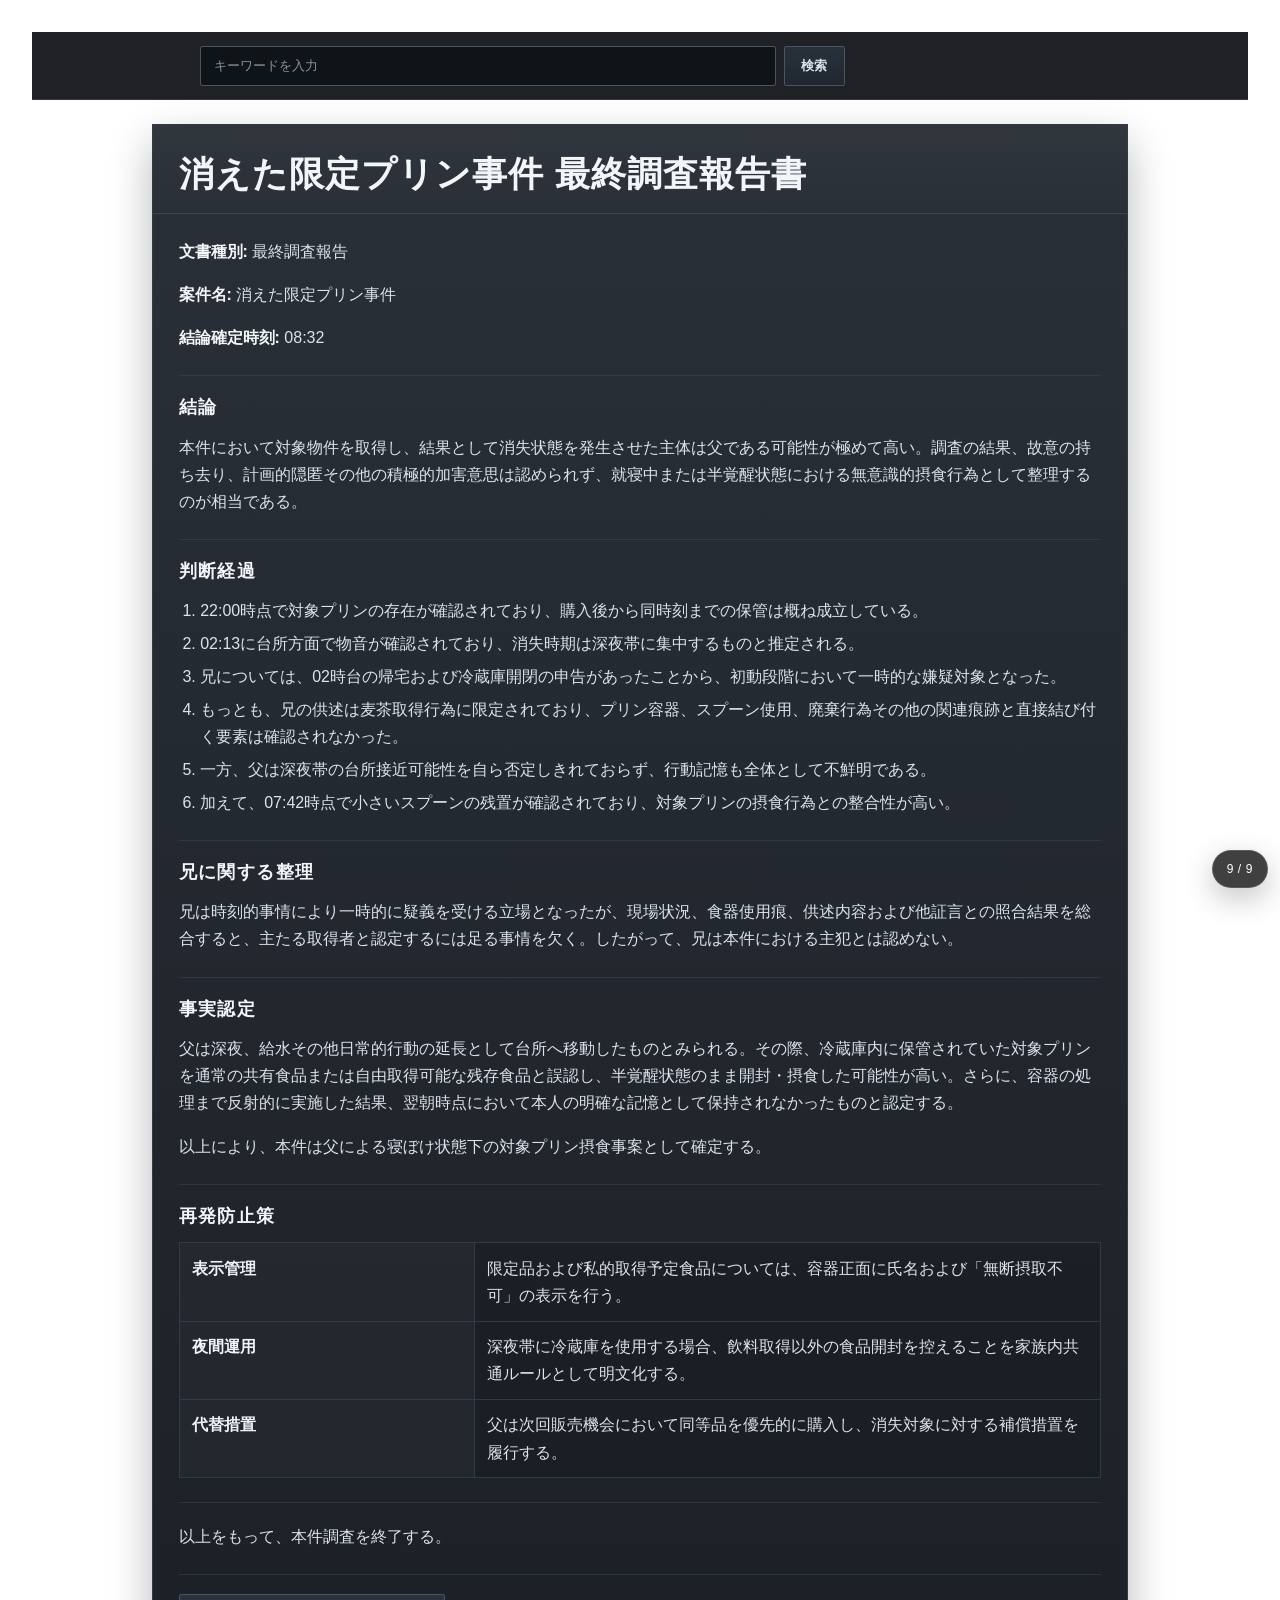
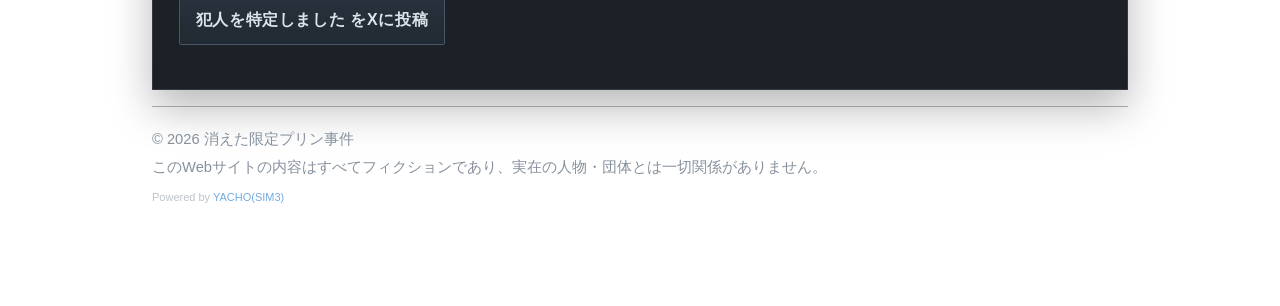
<file: contents/report-final.html>
<!doctype html>
<html lang="ja">
<head>
  <meta charset="utf-8">
  <title>消えた限定プリン事件 最終調査報告書</title>
  <meta name="viewport" content="width=device-width, initial-scale=1">
  <link rel="stylesheet" href="../assets/css/style.css">
  <link rel="stylesheet" href="../assets/css/search-modal.css">
  <link rel="stylesheet" href="../assets/css/page-counter.css">
  <link rel="stylesheet" href="../assets/css/search-bar.css">
<link rel="stylesheet" href="../assets/css/default.css">
<meta name="generator" content="simple-item-master-three">
</head>
<body>
  <nav class="top-nav"><div class="top-nav__search"><label class="visually-hidden" for="searchInput">検索</label><input id="searchInput" placeholder="キーワードを入力"><button id="searchBtn" type="button">検索</button></div></nav>
  <div class="site-container"><main class="content"><article class="article"><header class="article-header"><h1 class="article-title">消えた限定プリン事件 最終調査報告書</h1></header><div class="article-body">
<section><p><strong>文書種別:</strong> 最終調査報告</p><p><strong>案件名:</strong> 消えた限定プリン事件</p><p><strong>結論確定時刻:</strong> 08:32</p></section>
<section><h2>結論</h2><p>本件において対象物件を取得し、結果として消失状態を発生させた主体は父である可能性が極めて高い。調査の結果、故意の持ち去り、計画的隠匿その他の積極的加害意思は認められず、就寝中または半覚醒状態における無意識的摂食行為として整理するのが相当である。</p></section>
<section><h2>判断経過</h2><ol>
<li>22:00時点で対象プリンの存在が確認されており、購入後から同時刻までの保管は概ね成立している。</li>
<li>02:13に台所方面で物音が確認されており、消失時期は深夜帯に集中するものと推定される。</li>
<li>兄については、02時台の帰宅および冷蔵庫開閉の申告があったことから、初動段階において一時的な嫌疑対象となった。</li>
<li>もっとも、兄の供述は麦茶取得行為に限定されており、プリン容器、スプーン使用、廃棄行為その他の関連痕跡と直接結び付く要素は確認されなかった。</li>
<li>一方、父は深夜帯の台所接近可能性を自ら否定しきれておらず、行動記憶も全体として不鮮明である。</li>
<li>加えて、07:42時点で小さいスプーンの残置が確認されており、対象プリンの摂食行為との整合性が高い。</li>
</ol></section>
<section><h2>兄に関する整理</h2><p>兄は時刻的事情により一時的に疑義を受ける立場となったが、現場状況、食器使用痕、供述内容および他証言との照合結果を総合すると、主たる取得者と認定するには足る事情を欠く。したがって、兄は本件における主犯とは認めない。</p></section>
<section><h2>事実認定</h2><p>父は深夜、給水その他日常的行動の延長として台所へ移動したものとみられる。その際、冷蔵庫内に保管されていた対象プリンを通常の共有食品または自由取得可能な残存食品と誤認し、半覚醒状態のまま開封・摂食した可能性が高い。さらに、容器の処理まで反射的に実施した結果、翌朝時点において本人の明確な記憶として保持されなかったものと認定する。</p><p>以上により、本件は父による寝ぼけ状態下の対象プリン摂食事案として確定する。</p></section>
<section><h2>再発防止策</h2><table><tbody>
<tr><th scope="row">表示管理</th><td>限定品および私的取得予定食品については、容器正面に氏名および「無断摂取不可」の表示を行う。</td></tr>
<tr><th scope="row">夜間運用</th><td>深夜帯に冷蔵庫を使用する場合、飲料取得以外の食品開封を控えることを家族内共通ルールとして明文化する。</td></tr>
<tr><th scope="row">代替措置</th><td>父は次回販売機会において同等品を優先的に購入し、消失対象に対する補償措置を履行する。</td></tr>
</tbody></table></section>
<section><p>以上をもって、本件調査を終了する。</p></section>
<section id="shareSection" class="report-share">
  <p><button type="button" class="case-action__button" id="reportShareButton">犯人を特定しました をXに投稿</button></p>
</section>
  </div></article></main><footer class="site-footer"><p>&copy; 2026 消えた限定プリン事件</p><p>このWebサイトの内容はすべてフィクションであり、実在の人物・団体とは一切関係がありません。</p>
      <p class="yacho-powered-by" style="margin-top:8px;font-size:11px;opacity:.55;">Powered by <a href="https://sim3.net/yacho/" target="_blank" rel="noopener">YACHO(SIM3)</a></p>
    </footer></div>
<div id="page-counter" class="page-counter"><span id="page-current"></span><span class="sep"> / </span><span id="page-total"></span></div>
<script>window.YACHO_BASE = "../"; window.YACHO_PROVIDER_MODE = "json";</script>
<script type="module" src="../assets/js/core/index.js"></script>
<script src="../assets/js/report-share.js"></script>
</body>
</html>
</file>
<file: assets/css/style.css>
:root {
  --bg: #12161b;
  --bg-elevated: #1a2027;
  --bg-panel: #202730;
  --bg-panel-soft: #171c23;
  --line: #313a45;
  --line-strong: #495464;
  --text: #dde3ea;
  --text-soft: #aab4c0;
  --text-faint: #86919d;
  --accent: #c0ccd8;
  --accent-soft: #91a0b2;
  --link: #dbe6f3;
  --link-hover: #ffffff;
  --shadow: 0 18px 40px rgba(0, 0, 0, 0.28);
  --content-width: 880px;
}

*,
*::before,
*::after {
  box-sizing: border-box;
}

html {
  background: var(--bg);
  color-scheme: dark;
  -webkit-text-size-adjust: 100%;
}

body {
  margin: 0;
  min-height: 100vh;
  font-family: "Hiragino Sans", "Yu Gothic", "Noto Sans JP", sans-serif;
  font-size: 16px;
  line-height: 1.8;
  color: var(--text);
  background:
    radial-gradient(circle at top, rgba(120, 138, 160, 0.08), transparent 34%),
    linear-gradient(180deg, #151a20 0%, #101419 100%);
  overflow-x: hidden;
}

body .top-nav {
  padding: 0.85rem 1rem;
  border-bottom: 1px solid var(--line);
  background: rgba(12, 15, 19, 0.92);
  backdrop-filter: blur(6px);
}

body .top-nav__search {
  width: min(100%, var(--content-width));
  margin: 0 auto;
}

body .top-nav__search input {
  flex: 1 1 auto;
  min-width: 0;
  height: 40px;
  padding: 0 0.8rem;
  color: var(--text);
  background: #0f1419;
  border: 1px solid var(--line-strong);
  border-radius: 2px;
  outline: none;
}

body .top-nav__search input::placeholder {
  color: var(--text-faint);
}

body .top-nav__search input:focus {
  border-color: var(--accent-soft);
  box-shadow: 0 0 0 3px rgba(145, 160, 178, 0.12);
}

body .top-nav__search button {
  flex: 0 0 auto;
  height: 40px;
  padding: 0 1rem;
  color: var(--text);
  background: linear-gradient(180deg, #28313b 0%, #202731 100%);
  border: 1px solid var(--line-strong);
  border-radius: 2px;
  font-weight: 600;
  letter-spacing: 0.03em;
}

body .top-nav__search button:hover,
body .top-nav__search button:focus-visible {
  background: linear-gradient(180deg, #303a46 0%, #242d38 100%);
}

.site-container {
  width: min(calc(100% - 2rem), calc(var(--content-width) + 6rem));
  margin: 0 auto;
  padding: 1.5rem 0 4rem;
}

.site-header {
  margin-bottom: 1rem;
  padding: 0.25rem 0 0.75rem;
  border-bottom: 1px solid rgba(73, 84, 100, 0.45);
}

.site-title {
  color: var(--text);
  text-decoration: none;
  font-size: 0.95rem;
  font-weight: 700;
  letter-spacing: 0.16em;
  text-transform: uppercase;
}

.site-title:hover,
.site-title:focus-visible {
  color: var(--link-hover);
  text-decoration: none;
}

.content {
  min-width: 0;
}

.article {
  background: linear-gradient(180deg, rgba(29, 35, 43, 0.94), rgba(23, 28, 35, 0.98));
  border: 1px solid var(--line);
  box-shadow: var(--shadow);
}

.article-header {
  padding: 1.6rem 1.6rem 1rem;
  border-bottom: 1px solid rgba(73, 84, 100, 0.5);
  background: linear-gradient(180deg, rgba(255, 255, 255, 0.03), transparent);
}

.article-title {
  margin: 0;
  color: #f3f6f9;
  font-size: clamp(1.5rem, 2vw + 1rem, 2.2rem);
  line-height: 1.3;
  letter-spacing: 0.03em;
  overflow-wrap: anywhere;
}

.article-body {
  padding: 1.5rem 1.6rem 1.75rem;
  color: var(--text);
  overflow-wrap: anywhere;
}

.article-body > :first-child {
  margin-top: 0;
}

.article-body section + section {
  margin-top: 1.5rem;
  padding-top: 1.2rem;
  border-top: 1px solid rgba(73, 84, 100, 0.35);
}

.article-body h2,
.article-body h3 {
  margin: 0 0 0.85rem;
  color: #f4f7fa;
  line-height: 1.4;
}

.article-body h2 {
  font-size: 1.1rem;
  letter-spacing: 0.08em;
}

.article-body h3 {
  font-size: 1rem;
}

.article-body p,
.article-body ul,
.article-body ol,
.article-body table,
.article-body blockquote {
  margin: 0 0 1rem;
}

.article-body ul,
.article-body ol {
  padding-left: 1.35rem;
}

.article-body li + li {
  margin-top: 0.35rem;
}

.article-body a {
  color: var(--link);
  text-underline-offset: 0.16em;
  word-break: break-word;
}

.article-body a:hover,
.article-body a:focus-visible {
  color: var(--link-hover);
}

.article-body strong {
  color: #f3f6f9;
}

.article-body blockquote {
  padding: 0.8rem 1rem;
  border-left: 3px solid var(--line-strong);
  background: rgba(255, 255, 255, 0.03);
  color: var(--text-soft);
}

.article-body img {
  display: block;
  width: auto;
  max-width: min(100%, 420px);
  height: auto;
  margin: 0.9rem auto 1.1rem;
  border: 1px solid var(--line);
}

.case-action {
  margin-top: 1.1rem;
}

.case-action__button {
  display: inline-flex;
  align-items: center;
  justify-content: center;
  min-height: 42px;
  padding: 0.7rem 1rem;
  color: var(--text);
  background: linear-gradient(180deg, #29323d 0%, #212932 100%);
  border: 1px solid var(--line-strong);
  border-radius: 2px;
  font: inherit;
  font-weight: 700;
  letter-spacing: 0.04em;
  cursor: pointer;
}

.case-action__button:hover,
.case-action__button:focus-visible {
  background: linear-gradient(180deg, #323d49 0%, #27303a 100%);
}

.case-action__result {
  margin-top: 0.85rem;
  padding: 0.9rem 1rem;
  border: 1px solid var(--line);
  background: rgba(255, 255, 255, 0.03);
}

.case-action__result[hidden] {
  display: none;
}

.report-share {
  margin-top: 1.5rem;
}

.report-share__link {
  display: inline-block;
  text-decoration: none;
}

.case-modal.hidden {
  display: none;
}

.case-modal {
  position: fixed;
  inset: 0;
  z-index: 1200;
}

.case-modal__overlay {
  position: absolute;
  inset: 0;
  background: rgba(3, 5, 7, 0.76);
}

.case-modal__content {
  position: relative;
  width: min(calc(100% - 2rem), 520px);
  margin: 10vh auto 0;
  padding: 1.3rem 1.25rem 1.1rem;
  background: linear-gradient(180deg, #1d242c 0%, #161b22 100%);
  border: 1px solid var(--line-strong);
  box-shadow: 0 18px 44px rgba(0, 0, 0, 0.42);
  max-height: min(78vh, 720px);
  overflow-y: auto;
}

.case-modal__content h2 {
  margin: 0 0 0.7rem;
  color: #f4f7fa;
  font-size: 1.15rem;
}

.case-modal__content p {
  margin: 0 0 0.9rem;
}

.case-modal__choices {
  margin-top: 1rem;
}

.case-modal__choice {
  display: flex;
  align-items: center;
  gap: 0.65rem;
  padding: 0.75rem 0.85rem;
  border: 1px solid var(--line);
  background: rgba(255, 255, 255, 0.02);
}

.case-modal__choice + .case-modal__choice {
  margin-top: 0.65rem;
}

.case-modal__choice input {
  margin: 0;
}

.case-modal__actions {
  display: flex;
  flex-wrap: wrap;
  gap: 0.7rem;
  margin-top: 1rem;
}

.case-modal__secondary {
  min-height: 42px;
  padding: 0.7rem 1rem;
  color: var(--text-soft);
  background: #151a20;
  border: 1px solid var(--line);
  border-radius: 2px;
  font: inherit;
  cursor: pointer;
}

.case-modal__feedback {
  margin-top: 1rem;
  padding-top: 1rem;
  border-top: 1px solid rgba(73, 84, 100, 0.4);
}

.case-modal__feedback[hidden] {
  display: none;
}

.article-body table {
  width: 100%;
  border-collapse: collapse;
  background: rgba(10, 13, 17, 0.2);
}

.article-body th,
.article-body td {
  padding: 0.72rem 0.8rem;
  border: 1px solid var(--line);
  vertical-align: top;
}

.article-body th {
  width: 32%;
  color: #f0f4f8;
  font-weight: 700;
  background: rgba(255, 255, 255, 0.04);
}

.article-body td {
  color: var(--text);
}

.site-footer {
  margin-top: 1rem;
  padding: 1rem 0 0;
  border-top: 1px solid rgba(73, 84, 100, 0.45);
  color: var(--text-faint);
  font-size: 0.92rem;
}

.site-footer p {
  margin: 0.2rem 0;
}

.page-counter,
#page-counter {
  border: 1px solid rgba(160, 174, 192, 0.26);
  box-shadow: 0 10px 30px rgba(0, 0, 0, 0.24);
}

@media (max-width: 720px) {
  .site-container {
    width: min(calc(100% - 1rem), calc(var(--content-width) + 2rem));
    padding-top: 1rem;
  }

  .article-header {
    padding: 1.2rem 1rem 0.85rem;
  }

  .article-body {
    padding: 1.1rem 1rem 1.3rem;
  }

  .article-body th,
  .article-body td {
    padding: 0.62rem 0.65rem;
  }

  .case-modal__content {
    width: min(calc(100% - 1rem), 520px);
    margin-top: 7vh;
    padding: 1.1rem 1rem 1rem;
  }
}

@media (max-width: 560px) {
  body .top-nav {
    padding: 0.75rem;
  }

  body .top-nav__search {
    flex-direction: column;
    align-items: stretch;
  }

  body .top-nav__search button {
    width: 100%;
  }

  .article-title {
    font-size: 1.3rem;
    line-height: 1.35;
  }

  .article-body {
    font-size: 0.95rem;
  }

  .article-body h2 {
    font-size: 1rem;
    letter-spacing: 0.05em;
  }

  .article-body table,
  .article-body thead,
  .article-body tbody,
  .article-body tr,
  .article-body th,
  .article-body td {
    display: block;
  }

  .article-body thead {
    display: none;
  }

  .article-body tr + tr {
    margin-top: 0.65rem;
  }

  .article-body th,
  .article-body td {
    width: 100%;
    border-bottom: none;
    padding: 0.58rem 0.6rem;
  }

  .article-body td:last-child {
    border-bottom: 1px solid var(--line);
  }

  .case-action__button,
  .case-modal__secondary {
    width: 100%;
  }

  .case-modal__content {
    width: calc(100% - 0.75rem);
    margin-top: 4vh;
    padding: 0.95rem 0.85rem 0.9rem;
    max-height: 88vh;
  }

  .case-modal__actions {
    flex-direction: column;
  }

  .case-modal__choice {
    padding: 0.7rem 0.75rem;
  }

  .site-footer {
    font-size: 0.84rem;
  }

  .page-counter,
  #page-counter {
    right: 8px !important;
    bottom: 8px !important;
    padding: 0.4rem 0.7rem;
    font-size: 11px;
  }
}

@media (max-width: 380px) {
  .site-container {
    width: calc(100% - 0.5rem);
    padding-top: 0.75rem;
  }

  .article-header {
    padding: 1rem 0.8rem 0.75rem;
  }

  .article-body {
    padding: 0.95rem 0.8rem 1.1rem;
    font-size: 0.92rem;
  }
}
</file>
<file: assets/css/search-modal.css>
/* =====================================================
   Search Modal
===================================================== */

.search-modal {
  position: fixed;      /* ← これが無いとモーダルにならない */
  inset: 0;
  z-index: 1000;
}

.search-modal.hidden {
  display: none;
}

/* 背景の暗幕 */
.search-modal__overlay {
  position: absolute;
  inset: 0;
  background: rgba(0, 0, 0, 0.65);
}

/* 中央の箱 */
.search-modal__content {
  position: relative;
  max-width: 420px;
  margin: 15vh auto;
  padding: 1.5rem;

  background: #141414;
  color: #e0e0e0;

  border-radius: 6px;
  box-shadow:
    0 12px 30px rgba(0, 0, 0, 0.6),
    0 0 0 1px rgba(255, 255, 255, 0.05);
}

/* 見出し */
.search-modal__content h2 {
  margin: 0 0 1rem 0;
  font-size: 1.1rem;
  font-weight: 600;
  color: #ffffff;
}

/* =====================================================
   検索結果リスト（ul > li > a）
===================================================== */

.search-modal__body {
  font-size: 0.95rem;
}

.search-result-list {
  list-style: none;
  padding: 0;
  margin: 0;
}

.search-result-list li {
  margin-bottom: 0.4rem;
}

/* タイトル＝リンク */
.search-result-list a {
  display: block;
  padding: 0.45rem 0.6rem;
  border-radius: 4px;
  color: #ffffff;
}

.search-result-list a:hover, .search-result-list a:focus-visible {
  background: rgba(255, 255, 255, 0.08);
}

/* =====================================================
   フッター
===================================================== */

.search-modal__actions {
  margin-top: 1.25rem;
  text-align: right;
}

/* =====================================================
   スマホ対応
===================================================== */

@media (max-width: 480px) {
  .search-modal__content {
    margin: 10vh 1rem;
  }
}
</file>
<file: assets/css/page-counter.css>
/* =====================================================
   page-counter
   ===================================================== */
.page-counter,
#page-counter {
  position: fixed !important;
  right: max(12px, env(safe-area-inset-right, 0px)) !important;
  bottom: max(12px, env(safe-area-inset-bottom, 0px)) !important;
  left: auto !important;
  top: auto !important;
  font-size: var(--font-size-xs, 12px);
  font-weight: 500;
  letter-spacing: 0.05em;
  color: #fff;
  background: rgba(0, 0, 0, 0.75);
  padding: 0.5rem 0.875rem;
  border-radius: 100px;
  pointer-events: none;
  z-index: 9999 !important;
  transition: background 0.15s;
}

/* visitHistory 有効時はクリック可能 */
#page-counter[data-yacho-visit-mode="modal"],
#page-counter[data-yacho-visit-mode="page"] {
  pointer-events: auto;
  cursor: pointer;
}

#page-counter[data-yacho-visit-mode="modal"]:hover,
#page-counter[data-yacho-visit-mode="page"]:hover {
  background: rgba(0, 0, 0, 0.88);
}
</file>
<file: assets/css/search-bar.css>
html,
body {
  margin: 0;
  padding: 0;
}

.top-nav {
  display: flex;
  align-items: center;
  justify-content: space-between;
  gap: 1rem;
  padding: 0.75rem 1rem;
  border-bottom: 1px solid #ddd;
  background: #000;
  position: sticky;
  top: 0;
  z-index: 20;
}

.top-nav__title {
  font-size: 1rem;
  font-weight: 700;
  line-height: 1.2;
  color: #fff;
  margin: 0;
}

.top-nav__search {
  display: flex;
  align-items: center;
  gap: 0.5rem;
  margin-left: auto;
}

.top-nav__search input {
  min-width: 220px;
  max-width: 45vw;
  height: 36px;
  padding: 0 0.6rem;
  border: 1px solid #ccc;
  border-radius: 4px;
}

.top-nav__search button {
  height: 36px;
  padding: 0 0.75rem;
  border: 1px solid #333;
  background: #333;
  color: #fff;
  border-radius: 4px;
  cursor: pointer;
}

.visually-hidden {
  position: absolute;
  width: 1px;
  height: 1px;
  padding: 0;
  margin: -1px;
  overflow: hidden;
  clip: rect(0, 0, 0, 0);
  white-space: nowrap;
  border: 0;
}

main {
  padding: 0;
}

@media (max-width: 768px) {
  .top-nav {
    flex-direction: column;
    align-items: stretch;
  }

  .top-nav__search {
    width: 100%;
  }

  .top-nav__search input {
    min-width: 0;
    max-width: none;
    width: 100%;
  }
}
</file>
<file: assets/css/default.css>
/* Default Theme - Minimal */
:root {
  --color-text: #333;
  --color-bg: #fff;
  --color-link: #0066cc;
  --color-link-hover: #004499;
  --color-border: #e0e0e0;
  --color-code-bg: #f5f5f5;
  --font-base: -apple-system, BlinkMacSystemFont, "Segoe UI", Roboto, "Helvetica Neue", Arial, sans-serif;
  --font-mono: "SFMono-Regular", Consolas, "Liberation Mono", Menlo, monospace;
  --max-width: 800px;
}

* {
  box-sizing: border-box;
}

body {
  margin: 0;
  padding: 2rem;
  font-family: var(--font-base);
  font-size: 16px;
  line-height: 1.7;
  color: var(--color-text);
  background: var(--color-bg);
}

.container {
  max-width: var(--max-width);
  margin: 0 auto;
}

h1, h2, h3, h4, h5, h6 {
  margin-top: 1.5em;
  margin-bottom: 0.5em;
  line-height: 1.3;
}

h1 { font-size: 2rem; }
h2 { font-size: 1.5rem; }
h3 { font-size: 1.25rem; }

p {
  margin-bottom: 1rem;
}

a {
  color: var(--color-link);
  text-decoration: none;
}

a:hover, a:focus-visible {
  color: var(--color-link-hover);
  text-decoration: underline;
}

img {
  max-width: 100%;
  height: auto;
}

code {
  font-family: var(--font-mono);
  font-size: 0.875em;
  background: var(--color-code-bg);
  padding: 0.2em 0.4em;
  border-radius: 3px;
}

pre {
  background: var(--color-code-bg);
  padding: 1rem;
  overflow-x: auto;
  border-radius: 4px;
}

pre code {
  background: none;
  padding: 0;
}

blockquote {
  margin: 1rem 0;
  padding: 0.5rem 1rem;
  border-left: 3px solid var(--color-border);
  color: #666;
}

table {
  width: 100%;
  border-collapse: collapse;
  margin-bottom: 1rem;
}

th, td {
  padding: 0.5rem;
  border: 1px solid var(--color-border);
  text-align: left;
}

th {
  background: var(--color-code-bg);
}

hr {
  border: none;
  border-top: 1px solid var(--color-border);
  margin: 2rem 0;
}

/* Page Counter */
.page-counter {
  position: fixed;
  bottom: 1rem;
  right: 1rem;
  font-size: 0.875rem;
  color: #999;
}
</file>
